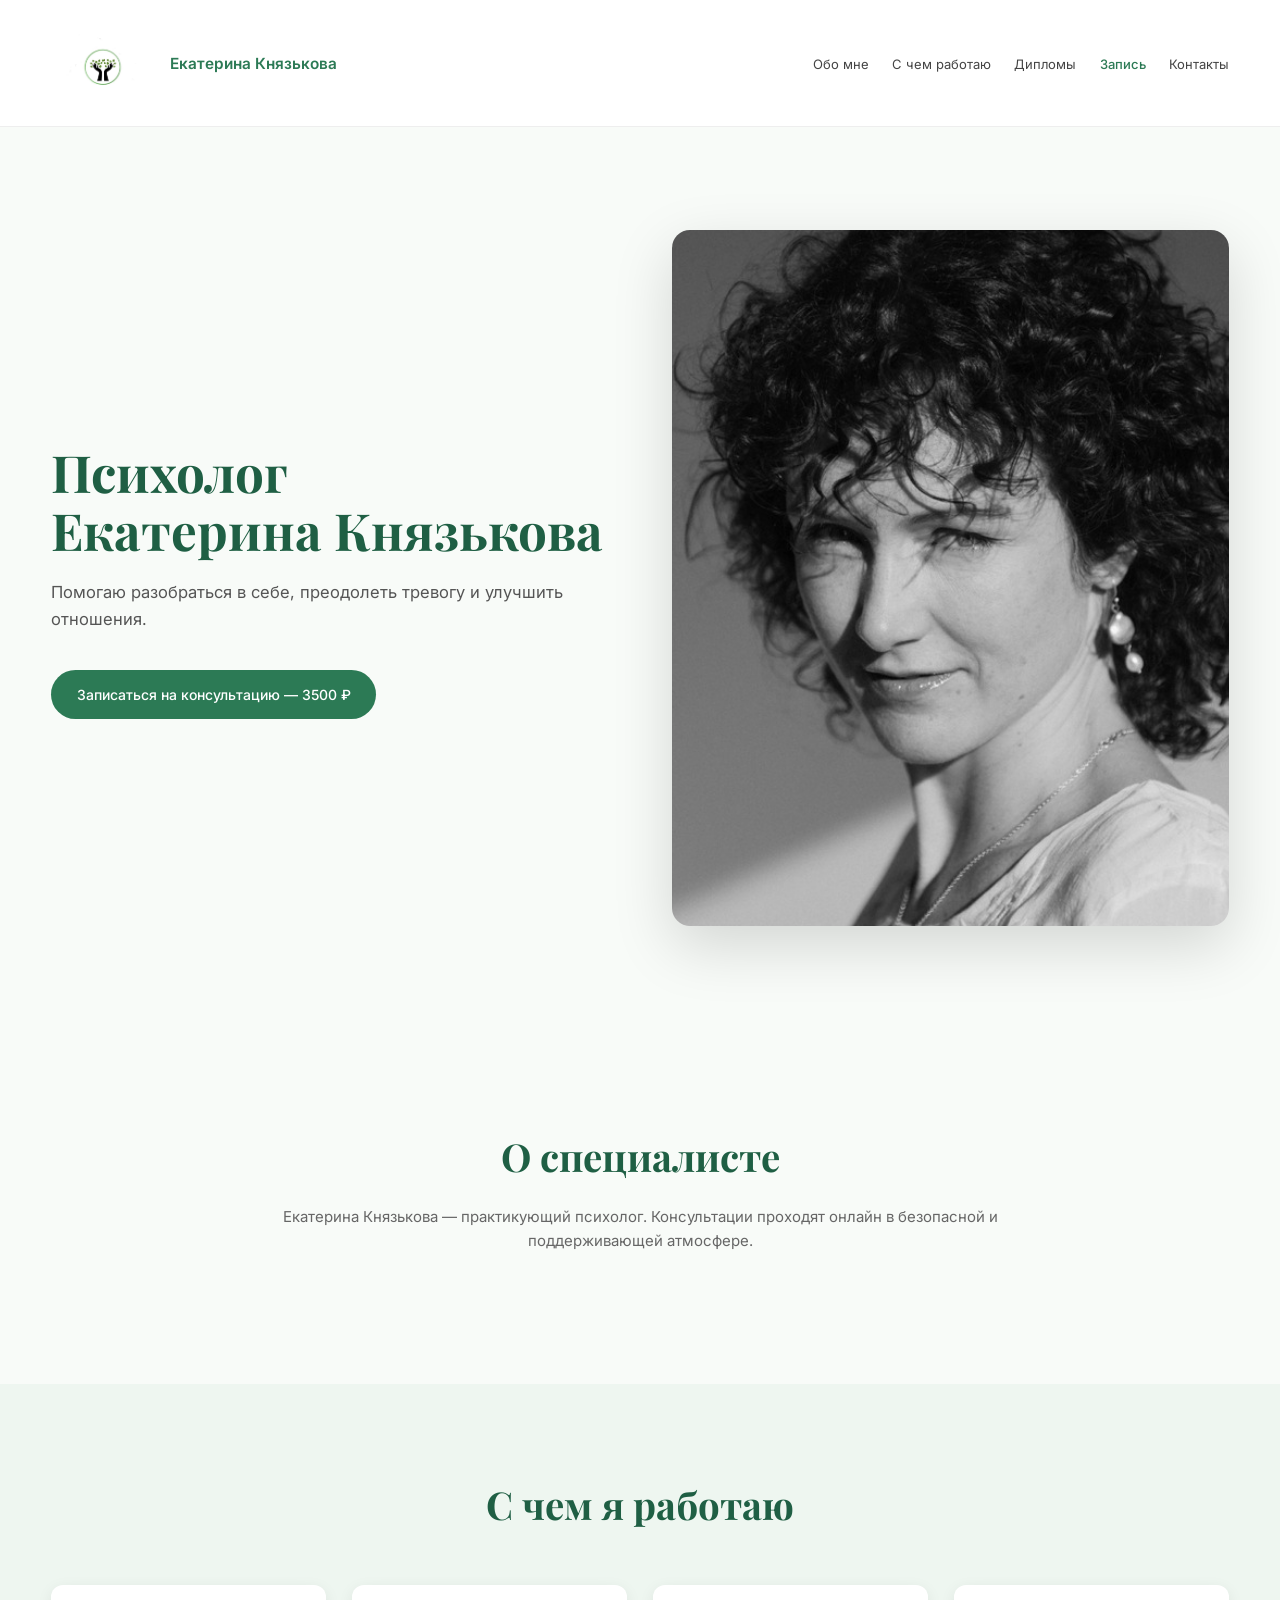
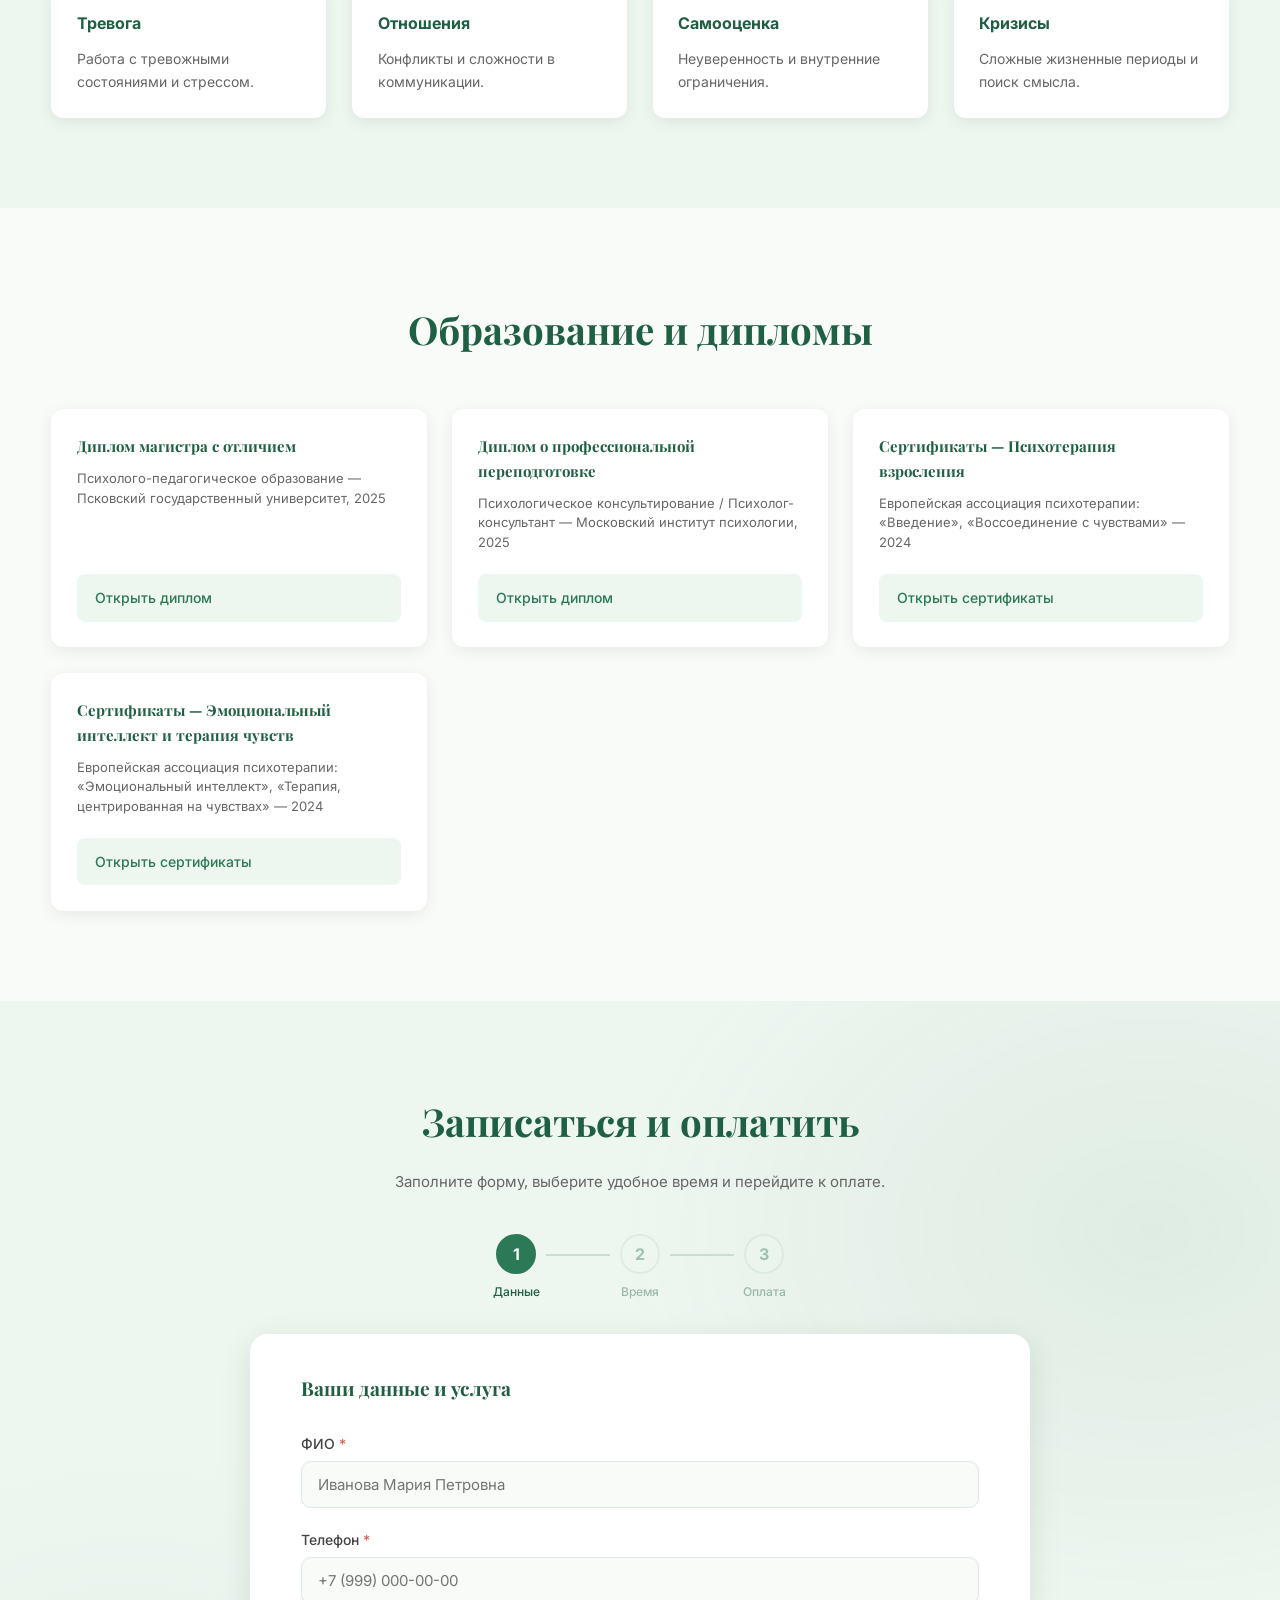
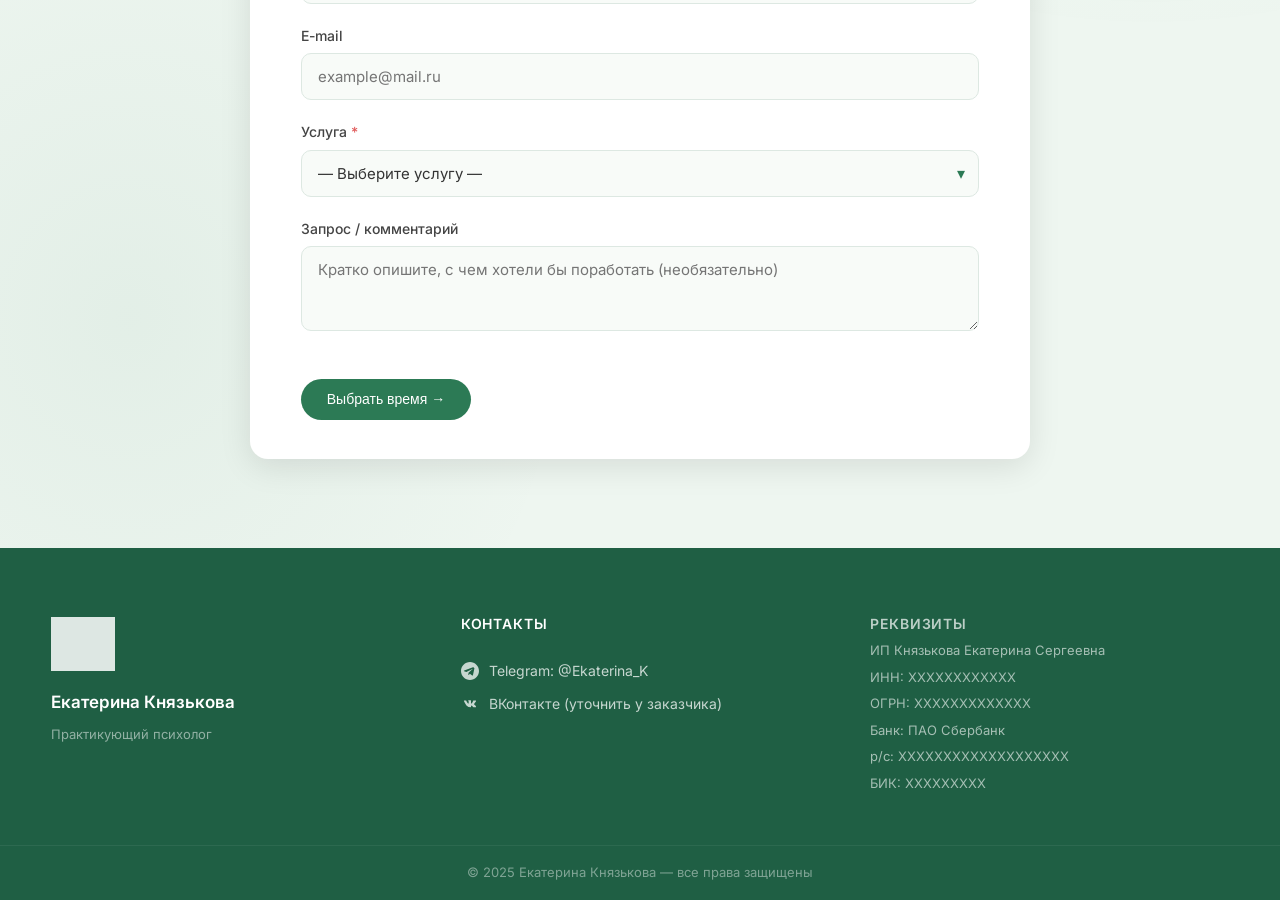
<file: knyazkova_site (14)/site/index.html>
<!DOCTYPE html>
<html lang="ru">
<head>
  <meta charset="UTF-8">
  <meta name="viewport" content="width=device-width, initial-scale=1.0">
  <title>Екатерина Князькова — психолог</title>
  <link rel="stylesheet" href="css/styles.css">
  <link rel="preconnect" href="https://fonts.googleapis.com">
  <link href="https://fonts.googleapis.com/css2?family=Playfair+Display:wght@500;700&family=Inter:wght@300;400;500&display=swap" rel="stylesheet">
</head>
<body>

<header class="header">
  <div class="container header-inner">
    <div class="logo">
      <img src="images/logo.png" alt="Логотип">
      <span>Екатерина Князькова</span>
    </div>
    <nav id="main-nav">
      <a href="#about">Обо мне</a>
      <a href="#help">С чем работаю</a>
      <a href="#education">Дипломы</a>
      <a href="#payment">Запись</a>
      <a href="#contacts">Контакты</a>
    </nav>
    <button class="burger" id="burger-btn" aria-label="Меню" aria-expanded="false">
      <span></span><span></span><span></span>
    </button>
  </div>
</header>

<div class="nav-overlay" id="nav-overlay"></div>

<section class="hero">
  <div class="container hero-grid">
    <div class="hero-text">
      <h1>Психолог<br>Екатерина Князькова</h1>
      <p class="subtitle">Помогаю разобраться в себе, преодолеть тревогу и улучшить отношения.</p>
      <a class="primary-btn" href="#payment">Записаться на консультацию — 3500 ₽</a>
    </div>
    <div class="hero-image">
      <img src="images/psychologist.jpg" alt="Екатерина Князькова">
    </div>
  </div>
</section>

<section id="about" class="section">
  <div class="container narrow">
    <h2>О специалисте</h2>
    <p>Екатерина Князькова — практикующий психолог. Консультации проходят онлайн в безопасной и поддерживающей атмосфере.</p>
  </div>
</section>

<section id="help" class="section section-soft">
  <div class="container">
    <h2>С чем я работаю</h2>
    <div class="cards">
      <div class="card">
        <h3>Тревога</h3>
        <p>Работа с тревожными состояниями и стрессом.</p>
      </div>
      <div class="card">
        <h3>Отношения</h3>
        <p>Конфликты и сложности в коммуникации.</p>
      </div>
      <div class="card">
        <h3>Самооценка</h3>
        <p>Неуверенность и внутренние ограничения.</p>
      </div>
      <div class="card">
        <h3>Кризисы</h3>
        <p>Сложные жизненные периоды и поиск смысла.</p>
      </div>
    </div>
  </div>
</section>

<section id="education" class="section">
  <div class="container">
    <h2>Образование и дипломы</h2>
    <div class="diplomas-grid">
      <div class="diploma-item">
        <h3 class="diploma-title">Диплом магистра с отличием</h3>
        <p class="diploma-sub">Психолого-педагогическое образование — Псковский государственный университет, 2025</p>
        <div class="diploma-thumb">
          <a class="diploma-link" href="images/diploma_1.pdf" target="_blank"><span>Открыть диплом</span></a>
        </div>
      </div>
      <div class="diploma-item">
        <h3 class="diploma-title">Диплом о профессиональной переподготовке</h3>
        <p class="diploma-sub">Психологическое консультирование / Психолог-консультант — Московский институт психологии, 2025</p>
        <div class="diploma-thumb">
          <a class="diploma-link" href="images/diploma_2.pdf" target="_blank"><span>Открыть диплом</span></a>
        </div>
      </div>
      <div class="diploma-item">
        <h3 class="diploma-title">Сертификаты — Психотерапия взросления</h3>
        <p class="diploma-sub">Европейская ассоциация психотерапии: «Введение», «Воссоединение с чувствами» — 2024</p>
        <div class="diploma-thumb">
          <a class="diploma-link" href="images/diploma_7.pdf" target="_blank"><span>Открыть сертификаты</span></a>
        </div>
      </div>
      <div class="diploma-item">
        <h3 class="diploma-title">Сертификаты — Эмоциональный интеллект и терапия чувств</h3>
        <p class="diploma-sub">Европейская ассоциация психотерапии: «Эмоциональный интеллект», «Терапия, центрированная на чувствах» — 2024</p>
        <div class="diploma-thumb">
          <a class="diploma-link" href="images/diploma_8.pdf" target="_blank"><span>Открыть сертификаты</span></a>
        </div>
      </div>
    </div>
  </div>
</section>

<section id="payment" class="section payment-section">
  <div class="container narrow">
    <h2>Записаться и оплатить</h2>
    <p>Заполните форму, выберите удобное время и перейдите к оплате.</p>

    <div class="booking-steps">
      <div class="step active" id="step-indicator-1">
        <span class="step-num">1</span>
        <span class="step-label">Данные</span>
      </div>
      <div class="step-line"></div>
      <div class="step" id="step-indicator-2">
        <span class="step-num">2</span>
        <span class="step-label">Время</span>
      </div>
      <div class="step-line"></div>
      <div class="step" id="step-indicator-3">
        <span class="step-num">3</span>
        <span class="step-label">Оплата</span>
      </div>
    </div>

    <div class="booking-card">

      <div class="booking-step" id="step-1">
        <h3 class="step-title">Ваши данные и услуга</h3>
        <div class="field-group">
          <label for="fio">ФИО <span class="req">*</span></label>
          <input type="text" id="fio" placeholder="Иванова Мария Петровна" autocomplete="name">
          <span class="field-error" id="fio-error">Введите ФИО (минимум имя и фамилия)</span>
        </div>
        <div class="field-group">
          <label for="phone">Телефон <span class="req">*</span></label>
          <input type="tel" id="phone" placeholder="+7 (999) 000-00-00" autocomplete="tel">
          <span class="field-error" id="phone-error">Введите корректный телефон</span>
        </div>
        <div class="field-group">
          <label for="email">E-mail</label>
          <input type="email" id="email" placeholder="example@mail.ru" autocomplete="email">
          <span class="field-error" id="email-error">Некорректный e-mail</span>
        </div>
        <div class="field-group">
          <label for="service">Услуга <span class="req">*</span></label>
          <div class="select-wrap">
            <select id="service">
              <option value="">— Выберите услугу —</option>
              <option value="consult" data-price="3500">Индивидуальная консультация — 3 500 ₽</option>
              <option value="consult-2" data-price="6500">Пакет 2 консультации — 6 500 ₽</option>
              <option value="consult-5" data-price="15000">Пакет 5 консультаций — 15 000 ₽</option>
              <option value="group" data-price="2500">Групповая сессия — 2 500 ₽</option>
            </select>
          </div>
          <span class="field-error" id="service-error">Выберите услугу</span>
        </div>
        <div class="field-group">
          <label for="request">Запрос / комментарий</label>
          <textarea id="request" rows="3" placeholder="Кратко опишите, с чем хотели бы поработать (необязательно)"></textarea>
        </div>
        <div class="step-actions">
          <button class="primary-btn" id="btn-step1">Выбрать время →</button>
        </div>
      </div>

      <div class="booking-step hidden" id="step-2">
        <h3 class="step-title">Выберите дату и время</h3>
        <div class="calendar-nav">
          <button class="cal-nav-btn" id="cal-prev">&#8249;</button>
          <span class="cal-month" id="cal-month-label"></span>
          <button class="cal-nav-btn" id="cal-next">&#8250;</button>
        </div>
        <div class="calendar-grid" id="calendar-grid"></div>
        <div class="time-slots-wrap" id="time-slots-wrap">
          <p class="slots-hint">Выберите дату выше, чтобы увидеть доступное время</p>
          <div class="time-slots" id="time-slots"></div>
        </div>
        <div class="selected-slot-info hidden" id="selected-slot-info">
          <span class="slot-icon"></span>
          <span id="selected-slot-text"></span>
        </div>
        <div class="step-actions">
          <button class="secondary-btn" id="btn-back1">← Назад</button>
          <button class="primary-btn" id="btn-step2" disabled>К оплате →</button>
        </div>
      </div>

      <div class="booking-step hidden" id="step-3">
        <h3 class="step-title">Подтверждение и оплата</h3>
        <div class="summary-block">
          <div class="summary-row"><span>Клиент:</span><strong id="sum-fio">—</strong></div>
          <div class="summary-row"><span>Телефон:</span><strong id="sum-phone">—</strong></div>
          <div class="summary-row"><span>Услуга:</span><strong id="sum-service">—</strong></div>
          <div class="summary-row"><span>Дата и время:</span><strong id="sum-slot">—</strong></div>
          <div class="summary-row total-row"><span>К оплате:</span><strong id="sum-price">—</strong></div>
        </div>
        <div class="payment-info">
          <div class="payment-row"><span>Получатель:</span><strong>ИП Князькова Екатерина Сергеевна</strong></div>
          <div class="payment-row"><span>ИНН:</span><strong>XXXXXXXXXXXX</strong></div>
          <div class="payment-row"><span>Расчётный счёт:</span><strong>XXXXXXXXXXXXXXXXXXX</strong></div>
          <div class="payment-row"><span>Платёжный сервис:</span><strong>ЮКасса (YooKassa)</strong></div>
          <div class="payment-row"><span>ID магазина:</span><strong>XXXXXXXX</strong></div>
        </div>
        <div class="payment-sber">
          <button class="yoo-btn" id="yoo-pay-btn">
            <svg width="22" height="22" viewBox="0 0 24 24" fill="none" xmlns="http://www.w3.org/2000/svg">
              <circle cx="12" cy="12" r="12" fill="white" fill-opacity="0.2"/>
              <path d="M12 5.5C8.41 5.5 5.5 8.41 5.5 12S8.41 18.5 12 18.5 18.5 15.59 18.5 12 15.59 5.5 12 5.5zm0 11a4.5 4.5 0 110-9 4.5 4.5 0 010 9z" fill="white"/>
              <circle cx="12" cy="12" r="2.5" fill="white"/>
            </svg>
            Оплатить через ЮКассу
          </button>
          <p class="payment-note">После нажатия вы будете перенаправлены на защищённую страницу оплаты ЮКассы.<br><em>(Интеграция в процессе подключения)</em></p>
        </div>
        <div class="step-actions">
          <button class="secondary-btn" id="btn-back2">← Назад</button>
        </div>
      </div>

    </div>
  </div>
</section>

<div class="modal-overlay hidden" id="success-modal">
  <div class="modal">
    <div class="modal-icon"></div>
    <h3>Запись оформлена!</h3>
    <p id="success-text">Ждём вас на консультации. Подтверждение придёт в Telegram.</p>
    <button class="primary-btn" id="modal-close">Отлично!</button>
  </div>
</div>

<footer id="contacts">
  <div class="container footer-inner">
    <div class="footer-brand">
      <img src="images/logo.png" alt="Логотип" class="footer-logo">
      <span class="footer-name">Екатерина Князькова</span>
      <span class="footer-tagline">Практикующий психолог</span>
    </div>
    <div class="footer-contacts">
      <p class="footer-section-title">Контакты</p>
      <a href="https://t.me/Ekaterina_K" target="_blank" class="footer-link footer-link-tg">
        <svg width="18" height="18" viewBox="0 0 24 24" fill="currentColor"><path d="M12 0C5.373 0 0 5.373 0 12s5.373 12 12 12 12-5.373 12-12S18.627 0 12 0zm5.894 8.221-1.97 9.28c-.145.658-.537.818-1.084.508l-3-2.21-1.447 1.394c-.16.16-.295.295-.605.295l.213-3.053 5.56-5.023c.242-.213-.054-.333-.373-.12L7.16 13.37l-2.956-.924c-.643-.204-.657-.643.136-.953l11.57-4.461c.537-.194 1.006.131.984.189z"/></svg>
        Telegram: @Ekaterina_K
      </a>
      <a href="https://vk.com/" target="_blank" class="footer-link footer-link-vk">
        <svg width="18" height="18" viewBox="0 0 24 24" fill="currentColor"><path d="M12.785 16.241s.288-.032.436-.194c.136-.148.132-.427.132-.427s-.02-1.304.585-1.496c.596-.19 1.365 1.26 2.179 1.818.614.418 1.08.326 1.08.326l2.17-.03s1.134-.07.596-1.043c-.044-.073-.314-.66-1.616-1.865-1.364-1.261-1.18-1.057.46-3.238.998-1.329 1.397-2.142 1.272-2.49-.12-.332-.854-.244-.854-.244l-2.44.015s-.181-.025-.315.056c-.132.08-.217.267-.217.267s-.387 1.04-.903 1.925c-1.088 1.87-1.524 1.97-1.703 1.853-.414-.268-.31-1.075-.31-1.648 0-1.793.27-2.54-.527-2.733-.265-.064-.46-.107-1.138-.114-.871-.009-1.608.003-2.025.208-.278.135-.492.437-.361.454.161.022.526.1.72.367.25.344.241 1.116.241 1.116s.144 2.112-.336 2.372c-.33.178-.782-.185-1.753-1.848-.497-.86-.873-1.812-.873-1.812s-.072-.18-.202-.277c-.156-.115-.373-.152-.373-.152l-2.318.015s-.348.01-.475.162c-.113.136-.009.417-.009.417s1.814 4.256 3.871 6.4c1.885 1.967 4.023 1.838 4.023 1.838h.97z"/></svg>
        ВКонтакте (уточнить у заказчика)
      </a>
    </div>
    <div class="footer-requisites">
      <p class="footer-section-title">Реквизиты</p>
      <p>ИП Князькова Екатерина Сергеевна</p>
      <p>ИНН: XXXXXXXXXXXX</p>
      <p>ОГРН: XXXXXXXXXXXXX</p>
      <p>Банк: ПАО Сбербанк</p>
      <p>р/с: XXXXXXXXXXXXXXXXXXX</p>
      <p>БИК: XXXXXXXXX</p>
    </div>
  </div>
  <div class="footer-bottom">
    <div class="container">© 2025 Екатерина Князькова — все права защищены</div>
  </div>
</footer>

<script src="js/main.js"></script>
</body>
</html>
</file>
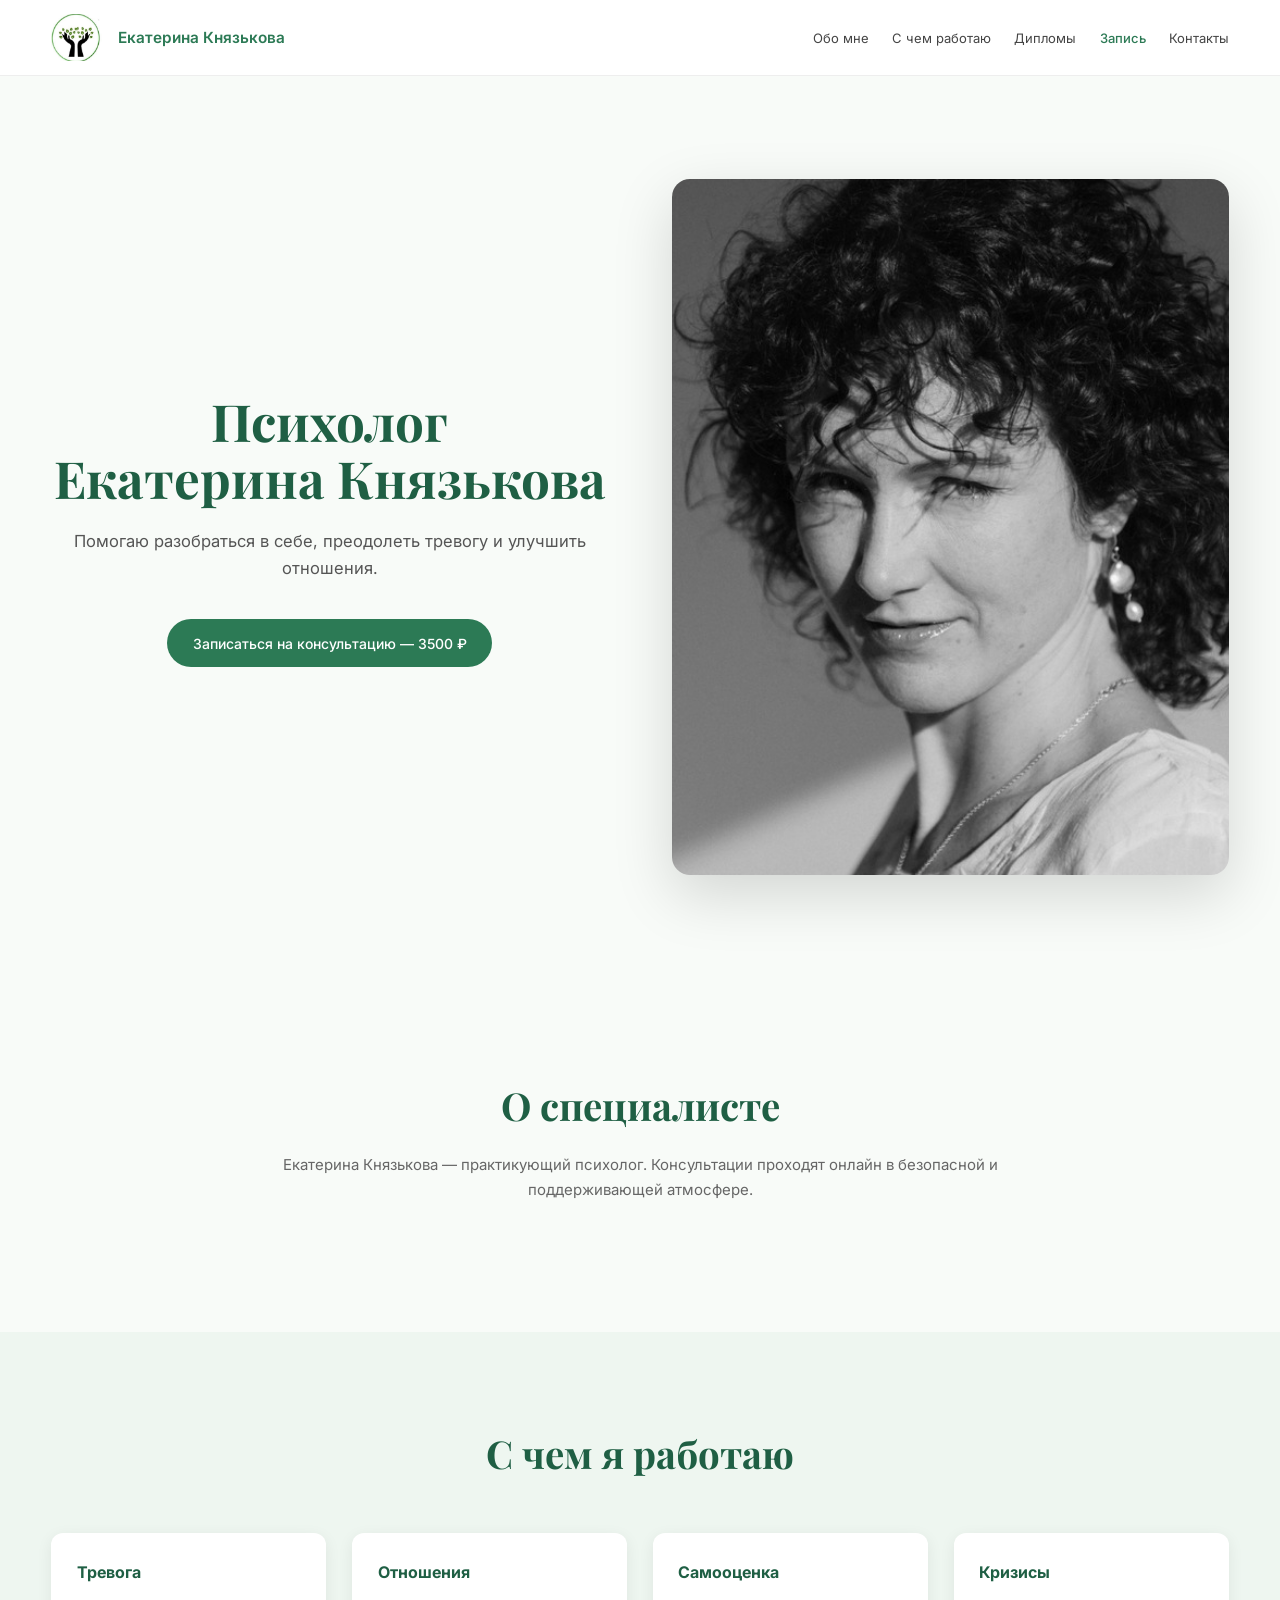
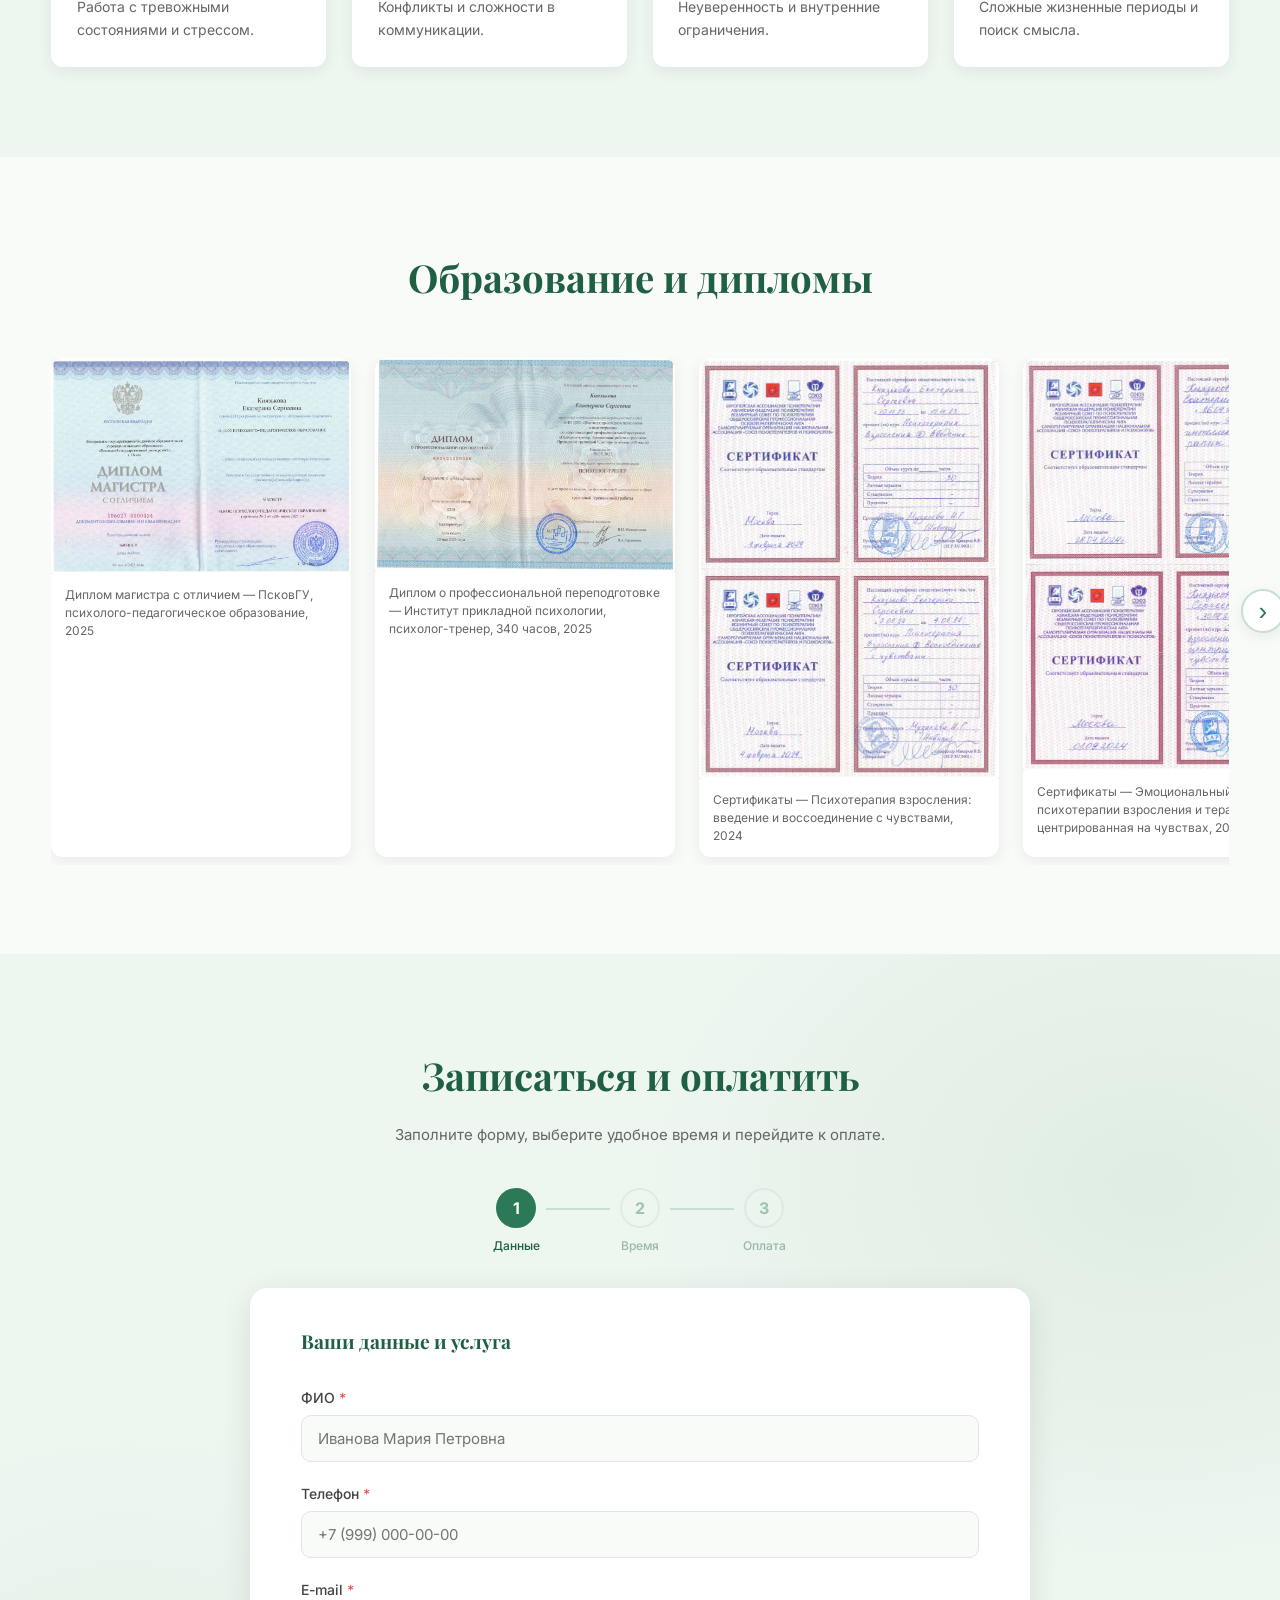
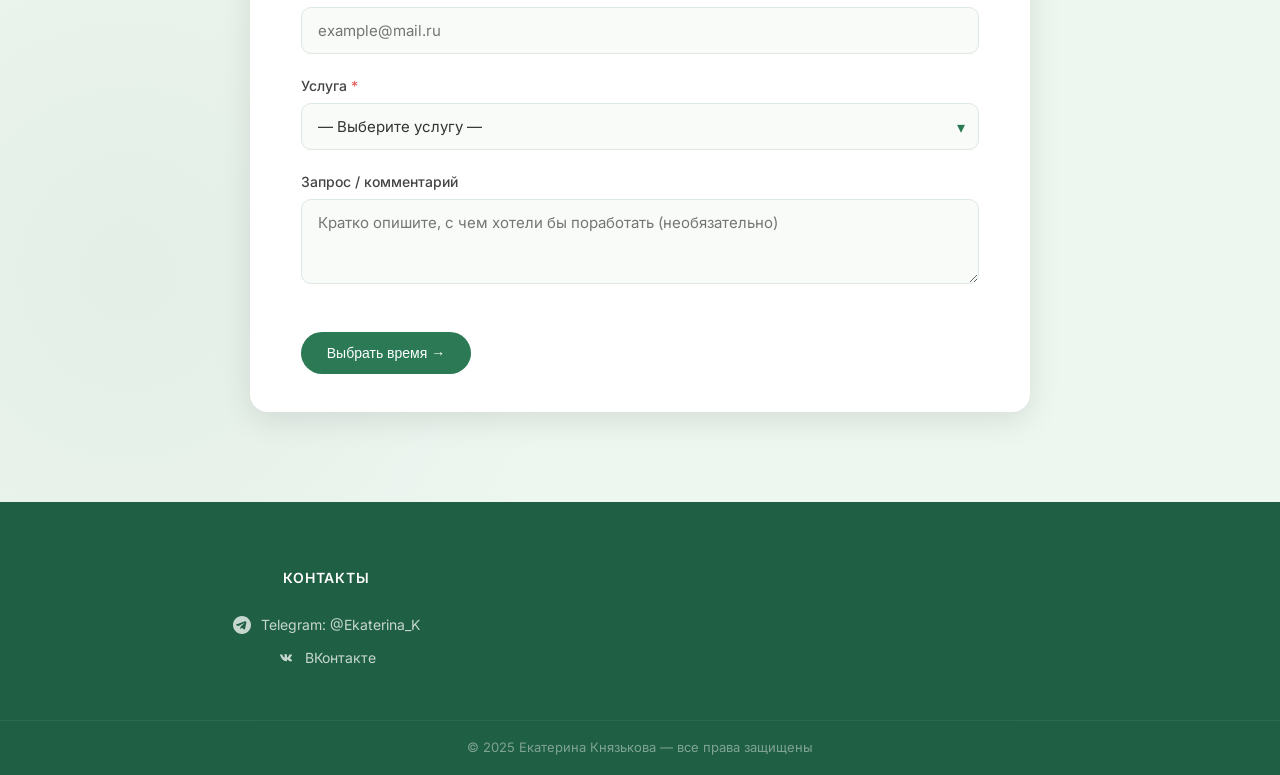
<file: site/site/index.html>
<!DOCTYPE html>
<html lang="ru">
<head>
  <meta charset="UTF-8">
  <meta name="viewport" content="width=device-width, initial-scale=1.0">
  <title>Екатерина Князькова — психолог</title>
  <link rel="stylesheet" href="css/styles.css">
  <link rel="preconnect" href="https://fonts.googleapis.com">
  <link href="https://fonts.googleapis.com/css2?family=Playfair+Display:wght@500;700&family=Inter:wght@300;400;500&display=swap" rel="stylesheet">
</head>
<body>

<header class="header">
  <div class="container header-inner">
    <div class="logo">
      <img src="images/logo.png" alt="Логотип">
      <span>Екатерина Князькова</span>
    </div>
    <nav id="main-nav">
      <a href="#about">Обо мне</a>
      <a href="#help">С чем работаю</a>
      <a href="#education">Дипломы</a>
      <a href="#payment">Запись</a>
      <a href="#contacts">Контакты</a>
    </nav>
    <button class="burger" id="burger-btn" aria-label="Меню" aria-expanded="false">
      <span></span><span></span><span></span>
    </button>
  </div>
</header>

<div class="nav-overlay" id="nav-overlay"></div>

<section class="hero">
  <div class="container hero-grid">
    <div class="hero-text">
      <h1>Психолог<br>Екатерина Князькова</h1>
      <p class="subtitle">Помогаю разобраться в себе, преодолеть тревогу и улучшить отношения.</p>
      <a class="primary-btn" href="#payment">Записаться на консультацию — 3500 ₽</a>
    </div>
    <div class="hero-image">
      <img src="images/psychologist.jpg" alt="Екатерина Князькова">
    </div>
  </div>
</section>

<section id="about" class="section">
  <div class="container narrow">
    <h2>О специалисте</h2>
    <p>Екатерина Князькова — практикующий психолог. Консультации проходят онлайн в безопасной и поддерживающей атмосфере.</p>
  </div>
</section>

<section id="help" class="section section-soft">
  <div class="container">
    <h2>С чем я работаю</h2>
    <div class="cards">
      <div class="card">
        <h3>Тревога</h3>
        <p>Работа с тревожными состояниями и стрессом.</p>
      </div>
      <div class="card">
        <h3>Отношения</h3>
        <p>Конфликты и сложности в коммуникации.</p>
      </div>
      <div class="card">
        <h3>Самооценка</h3>
        <p>Неуверенность и внутренние ограничения.</p>
      </div>
      <div class="card">
        <h3>Кризисы</h3>
        <p>Сложные жизненные периоды и поиск смысла.</p>
      </div>
    </div>
  </div>
</section>

<section id="education" class="section">
  <div class="container">
    <h2>Образование и дипломы</h2>
    <div class="diplomas-scroll-wrap">
      <div class="diplomas-scroll" id="diplomas-scroll"></div>
      <button class="diploma-nav diploma-prev" id="diploma-prev" aria-label="Назад">&#8249;</button>
      <button class="diploma-nav diploma-next" id="diploma-next" aria-label="Вперёд">&#8250;</button>
    </div>
  </div>
</section>

<!-- Лайтбокс для дипломов -->
<div class="diploma-lightbox hidden" id="diploma-lightbox">
  <button class="lb-close" id="lb-close" aria-label="Закрыть">&#10005;</button>
  <button class="lb-nav lb-prev" id="lb-prev" aria-label="Предыдущий">&#8249;</button>
  <button class="lb-nav lb-next" id="lb-next" aria-label="Следующий">&#8250;</button>
  <div class="lb-canvas-wrap" id="lb-canvas-wrap">
    
  </div>
  <p class="lb-title" id="lb-title"></p>
</div>

<section id="payment" class="section payment-section">
  <div class="container narrow">
    <h2>Записаться и оплатить</h2>
    <p>Заполните форму, выберите удобное время и перейдите к оплате.</p>

    <div class="booking-steps">
      <div class="step active" id="step-indicator-1">
        <span class="step-num">1</span>
        <span class="step-label">Данные</span>
      </div>
      <div class="step-line"></div>
      <div class="step" id="step-indicator-2">
        <span class="step-num">2</span>
        <span class="step-label">Время</span>
      </div>
      <div class="step-line"></div>
      <div class="step" id="step-indicator-3">
        <span class="step-num">3</span>
        <span class="step-label">Оплата</span>
      </div>
    </div>

    <div class="booking-card">

      <div class="booking-step" id="step-1">
        <h3 class="step-title">Ваши данные и услуга</h3>
        <div class="field-group">
          <label for="fio">ФИО <span class="req">*</span></label>
          <input type="text" id="fio" placeholder="Иванова Мария Петровна" autocomplete="name">
          <span class="field-error" id="fio-error">Введите ФИО (минимум имя и фамилия)</span>
        </div>
        <div class="field-group">
          <label for="phone">Телефон <span class="req">*</span></label>
          <input type="tel" id="phone" placeholder="+7 (999) 000-00-00" autocomplete="tel">
          <span class="field-error" id="phone-error">Введите корректный телефон</span>
        </div>
        <div class="field-group">
          <label for="email">E-mail <span class="req">*</span></label>
          <input type="email" id="email" placeholder="example@mail.ru" autocomplete="email">
          <span class="field-error" id="email-error">Введите корректный e-mail</span>
        </div>
        <div class="field-group">
          <label for="service">Услуга <span class="req">*</span></label>
          <div class="select-wrap">
            <select id="service">
              <option value="">— Выберите услугу —</option>
              <option value="consult" data-price="3500">Индивидуальная консультация — 3 500 ₽</option>
              <option value="consult-2" data-price="6500">Пакет 2 консультации — 6 500 ₽</option>
              <option value="consult-5" data-price="15000">Пакет 5 консультаций — 15 000 ₽</option>
              <option value="group" data-price="2500">Групповая сессия — 2 500 ₽</option>
            </select>
          </div>
          <span class="field-error" id="service-error">Выберите услугу</span>
        </div>
        <div class="field-group">
          <label for="request">Запрос / комментарий</label>
          <textarea id="request" rows="3" placeholder="Кратко опишите, с чем хотели бы поработать (необязательно)"></textarea>
        </div>
        <div class="step-actions">
          <button class="primary-btn" id="btn-step1">Выбрать время →</button>
        </div>
      </div>

      <div class="booking-step hidden" id="step-2">
        <h3 class="step-title">Выберите дату и время</h3>
        <div class="calendar-nav">
          <button class="cal-nav-btn" id="cal-prev">&#8249;</button>
          <span class="cal-month" id="cal-month-label"></span>
          <button class="cal-nav-btn" id="cal-next">&#8250;</button>
        </div>
        <div class="calendar-grid" id="calendar-grid"></div>
        <div class="time-slots-wrap" id="time-slots-wrap">
          <p class="slots-hint">Выберите дату выше, чтобы увидеть доступное время</p>
          <div class="time-slots" id="time-slots"></div>
        </div>
        <div class="selected-slot-info hidden" id="selected-slot-info">
          <span class="slot-icon"></span>
          <span id="selected-slot-text"></span>
        </div>
        <div class="step-actions">
          <button class="secondary-btn" id="btn-back1">← Назад</button>
          <button class="primary-btn" id="btn-step2" disabled>К оплате →</button>
        </div>
      </div>

      <div class="booking-step hidden" id="step-3">
        <h3 class="step-title">Подтверждение и оплата</h3>
        <div class="summary-block">
          <div class="summary-row"><span>Клиент:</span><strong id="sum-fio">—</strong></div>
          <div class="summary-row"><span>Телефон:</span><strong id="sum-phone">—</strong></div>
          <div class="summary-row"><span>Услуга:</span><strong id="sum-service">—</strong></div>
          <div class="summary-row"><span>Дата и время:</span><strong id="sum-slot">—</strong></div>
          <div class="summary-row total-row"><span>К оплате:</span><strong id="sum-price">—</strong></div>
        </div>
        <div class="payment-info">
          <div class="payment-row"><span>Получатель:</span><strong>ИП Князькова Екатерина Сергеевна</strong></div>
          <div class="payment-row"><span>ИНН:</span><strong>XXXXXXXXXXXX</strong></div>
          <div class="payment-row"><span>Расчётный счёт:</span><strong>XXXXXXXXXXXXXXXXXXX</strong></div>
          <div class="payment-row"><span>Платёжный сервис:</span><strong>ЮКасса (YooKassa)</strong></div>
          <div class="payment-row"><span>ID магазина:</span><strong>XXXXXXXX</strong></div>
        </div>
        <div class="payment-sber">
          <button class="yoo-btn" id="yoo-pay-btn">
            <svg width="22" height="22" viewBox="0 0 24 24" fill="none" xmlns="http://www.w3.org/2000/svg">
              <circle cx="12" cy="12" r="12" fill="white" fill-opacity="0.2"/>
              <path d="M12 5.5C8.41 5.5 5.5 8.41 5.5 12S8.41 18.5 12 18.5 18.5 15.59 18.5 12 15.59 5.5 12 5.5zm0 11a4.5 4.5 0 110-9 4.5 4.5 0 010 9z" fill="white"/>
              <circle cx="12" cy="12" r="2.5" fill="white"/>
            </svg>
            Оплатить через ЮКассу
          </button>
          <p class="payment-note">После нажатия вы будете перенаправлены на защищённую страницу оплаты ЮКассы.<br><em>(Интеграция в процессе подключения)</em></p>
        </div>
        <div class="step-actions">
          <button class="secondary-btn" id="btn-back2">← Назад</button>
        </div>
      </div>

    </div>
  </div>
</section>

<div class="modal-overlay hidden" id="success-modal">
  <div class="modal">
    <div class="modal-icon"></div>
    <h3>Запись оформлена!</h3>
    <p id="success-text">Ждём вас на консультации. Подтверждение придёт в Telegram.</p>
    <button class="primary-btn" id="modal-close">Отлично!</button>
  </div>
</div>

<footer id="contacts">
  <div class="container footer-inner">
    <div class="footer-contacts">
      <p class="footer-section-title">Контакты</p>
      <a href="https://t.me/Ekaterina_K" target="_blank" class="footer-link footer-link-tg">
        <svg width="18" height="18" viewBox="0 0 24 24" fill="currentColor"><path d="M12 0C5.373 0 0 5.373 0 12s5.373 12 12 12 12-5.373 12-12S18.627 0 12 0zm5.894 8.221-1.97 9.28c-.145.658-.537.818-1.084.508l-3-2.21-1.447 1.394c-.16.16-.295.295-.605.295l.213-3.053 5.56-5.023c.242-.213-.054-.333-.373-.12L7.16 13.37l-2.956-.924c-.643-.204-.657-.643.136-.953l11.57-4.461c.537-.194 1.006.131.984.189z"/></svg>
        Telegram: @Ekaterina_K
      </a>
      <a href="https://vk.com/" target="_blank" class="footer-link footer-link-vk">
        <svg width="18" height="18" viewBox="0 0 24 24" fill="currentColor"><path d="M12.785 16.241s.288-.032.436-.194c.136-.148.132-.427.132-.427s-.02-1.304.585-1.496c.596-.19 1.365 1.26 2.179 1.818.614.418 1.08.326 1.08.326l2.17-.03s1.134-.07.596-1.043c-.044-.073-.314-.66-1.616-1.865-1.364-1.261-1.18-1.057.46-3.238.998-1.329 1.397-2.142 1.272-2.49-.12-.332-.854-.244-.854-.244l-2.44.015s-.181-.025-.315.056c-.132.08-.217.267-.217.267s-.387 1.04-.903 1.925c-1.088 1.87-1.524 1.97-1.703 1.853-.414-.268-.31-1.075-.31-1.648 0-1.793.27-2.54-.527-2.733-.265-.064-.46-.107-1.138-.114-.871-.009-1.608.003-2.025.208-.278.135-.492.437-.361.454.161.022.526.1.72.367.25.344.241 1.116.241 1.116s.144 2.112-.336 2.372c-.33.178-.782-.185-1.753-1.848-.497-.86-.873-1.812-.873-1.812s-.072-.18-.202-.277c-.156-.115-.373-.152-.373-.152l-2.318.015s-.348.01-.475.162c-.113.136-.009.417-.009.417s1.814 4.256 3.871 6.4c1.885 1.967 4.023 1.838 4.023 1.838h.97z"/></svg>
        ВКонтакте
      </a>
    </div>
  </div>
  <div class="footer-bottom">
    <div class="container">© 2025 Екатерина Князькова — все права защищены</div>
  </div>
</footer>

<script src="js/main.js"></script>
</body>
</html>
</file>
<file: knyazkova_site (14)/site/css/styles.css>
*, *::before, *::after { box-sizing: border-box; }

:root {
  --green-dark:   #1f5f44;
  --green-mid:    #2c7a55;
  --green-light:  #eef6f0;
  --green-border: #c5e0d0;
  --green-hover:  #d6eddf;
  --text:         #333;
  --text-muted:   #666;
  --bg:           #f8fbf8;
  --white:        #ffffff;
  --shadow-sm:    0 4px 16px rgba(0,0,0,0.07);
  --shadow-md:    0 8px 32px rgba(0,0,0,0.10);
  --shadow-lg:    0 20px 60px rgba(0,0,0,0.15);
  --radius-sm:    8px;
  --radius-md:    12px;
  --radius-lg:    18px;
  --radius-pill:  30px;
}

html { font-size: 16px; }

body {
  font-family: Inter, sans-serif;
  background: var(--bg);
  margin: 0;
  color: var(--text);
  line-height: 1.65;
  -webkit-font-smoothing: antialiased;
}

.container {
  width: min(92%, 1280px);
  margin: auto;
}

.narrow {
  width: min(92%, 780px);
  margin: auto;
}

.header {
  background: var(--white);
  border-bottom: 1px solid #eee;
  position: sticky;
  top: 0;
  z-index: 100;
}

.header-inner {
  display: flex;
  justify-content: space-between;
  align-items: center;
  padding: 12px 0;
}

.logo {
  display: flex;
  align-items: center;
  gap: 16px;
  color: var(--green-mid);
  font-weight: 600;
  font-size: clamp(15px, 1.2vw, 19px);
  text-decoration: none;
}

.logo img {
  width: clamp(80px, 8vw, 130px);
  height: clamp(80px, 8vw, 130px);
  object-fit: contain;
}

nav a {
  margin-left: clamp(14px, 1.5vw, 28px);
  text-decoration: none;
  color: #444;
  font-size: clamp(13px, 1vw, 16px);
  transition: color 0.2s;
}

nav a:hover,
nav a.active { color: var(--green-mid); font-weight: 500; }

.hero { padding: clamp(60px, 8vw, 120px) 0; }

.hero-grid {
  display: grid;
  grid-template-columns: 1fr 1fr;
  gap: clamp(40px, 5vw, 80px);
  align-items: center;
}

.hero-text h1 {
  font-family: 'Playfair Display', serif;
  font-size: clamp(36px, 4vw, 62px);
  color: var(--green-dark);
  margin: 0 0 20px;
  line-height: 1.12;
}

.subtitle {
  margin: 0 0 36px;
  font-size: clamp(16px, 1.3vw, 20px);
  color: #555;
}

.hero-image img {
  width: 100%;
  border-radius: var(--radius-lg);
  box-shadow: var(--shadow-lg);
  object-fit: cover;
  aspect-ratio: 4/5;
}

.primary-btn {
  display: inline-block;
  padding: clamp(12px, 1vw, 16px) clamp(24px, 2vw, 36px);
  background: var(--green-mid);
  color: var(--white);
  border-radius: var(--radius-pill);
  text-decoration: none;
  font-weight: 500;
  font-size: clamp(14px, 1vw, 16px);
  border: none;
  cursor: pointer;
  transition: background 0.2s, transform 0.15s;
}

.primary-btn:hover { background: var(--green-dark); transform: translateY(-1px); }
.primary-btn:disabled { background: #b0ccbc; cursor: not-allowed; transform: none; }

.secondary-btn {
  padding: clamp(11px, 1vw, 14px) clamp(20px, 1.5vw, 28px);
  background: var(--green-light);
  color: var(--green-mid);
  border: none;
  border-radius: var(--radius-pill);
  font-size: clamp(14px, 1vw, 16px);
  font-weight: 500;
  cursor: pointer;
  transition: background 0.2s;
}

.secondary-btn:hover { background: var(--green-hover); }

.section {
  padding: clamp(60px, 7vw, 110px) 0;
  text-align: center;
}

.section-soft { background: var(--green-light); }

.section h2 {
  font-family: 'Playfair Display', serif;
  color: var(--green-dark);
  font-size: clamp(26px, 3vw, 44px);
  margin: 0 0 16px;
}

.section > .container > p,
.section > .narrow > p {
  font-size: clamp(15px, 1.1vw, 18px);
  color: var(--text-muted);
  margin: 0 0 40px;
}

.cards {
  display: grid;
  grid-template-columns: repeat(auto-fit, minmax(220px, 1fr));
  gap: clamp(16px, 2vw, 28px);
  margin-top: 48px;
  text-align: left;
}

.card {
  background: var(--white);
  padding: clamp(20px, 2vw, 32px);
  border-radius: var(--radius-md);
  box-shadow: var(--shadow-sm);
  transition: transform 0.2s, box-shadow 0.2s;
}

.card:hover { transform: translateY(-4px); box-shadow: var(--shadow-md); }


.card h3 {
  color: var(--green-dark);
  margin: 0 0 10px;
  font-size: clamp(16px, 1.2vw, 19px);
}

.card p { color: var(--text-muted); font-size: clamp(14px, 1vw, 16px); margin: 0; }

.diplomas-grid {
  display: grid;
  grid-template-columns: repeat(auto-fit, minmax(300px, 1fr));
  gap: clamp(16px, 2vw, 28px);
  margin-top: 48px;
  text-align: left;
}

.diploma-item {
  background: var(--white);
  border-radius: var(--radius-md);
  padding: clamp(20px, 2vw, 28px);
  box-shadow: var(--shadow-sm);
  display: flex;
  flex-direction: column;
  gap: 10px;
}

.diploma-title {
  font-family: 'Playfair Display', serif;
  color: var(--green-dark);
  font-size: clamp(15px, 1.1vw, 18px);
  margin: 0;
}

.diploma-sub { color: var(--text-muted); font-size: 13px; margin: 0; line-height: 1.5; }
.diploma-thumb { margin-top: auto; padding-top: 12px; }

.diploma-link {
  display: flex;
  align-items: center;
  gap: 10px;
  padding: 12px 18px;
  background: var(--green-light);
  border-radius: var(--radius-sm);
  text-decoration: none;
  color: var(--green-mid);
  font-size: 14px;
  font-weight: 500;
  transition: background 0.2s;
}

.diploma-link:hover { background: var(--green-hover); }
.diploma-icon { font-size: 22px; }

.payment-section {
  background: var(--green-light);
  position: relative;
  overflow: hidden;
}

.payment-section::before {
  content: '';
  position: absolute;
  inset: 0;
  background:
    radial-gradient(ellipse 60% 50% at 90% 20%, rgba(44,122,85,0.08) 0%, transparent 70%),
    radial-gradient(ellipse 50% 60% at 10% 80%, rgba(44,122,85,0.06) 0%, transparent 70%);
  pointer-events: none;
}

.payment-section .narrow {
  position: relative;
  z-index: 1;
}

.booking-steps {
  display: flex;
  align-items: flex-start;
  justify-content: center;
  margin: 36px auto 32px;
  max-width: 340px;
}

.step {
  display: flex;
  flex-direction: column;
  align-items: center;
  gap: 8px;
  opacity: 0.4;
  transition: opacity 0.3s;
  min-width: 60px;
}

.step.active { opacity: 1; }
.step.done   { opacity: 0.75; }

.step-num {
  width: 40px;
  height: 40px;
  border-radius: 50%;
  background: var(--green-light);
  color: var(--green-mid);
  font-weight: 700;
  font-size: 16px;
  display: flex;
  align-items: center;
  justify-content: center;
  border: 2px solid var(--green-border);
  transition: background 0.3s, border-color 0.3s, color 0.3s;
  flex-shrink: 0;
}

.step.active .step-num { background: var(--green-mid); color: var(--white); border-color: var(--green-mid); }
.step.done .step-num   { background: var(--green-hover); border-color: var(--green-mid); }

.step-label {
  font-size: 12px;
  color: var(--green-dark);
  font-weight: 500;
  white-space: nowrap;
}

.step-line {
  flex: 1;
  height: 2px;
  background: var(--green-border);
  margin: 20px 0 0;
  min-width: 32px;
  max-width: 64px;
}

.booking-card {
  background: var(--white);
  border-radius: var(--radius-lg);
  padding: clamp(24px, 3vw, 48px) clamp(24px, 4vw, 52px);
  box-shadow: var(--shadow-md);
  text-align: left;
}

.booking-step { display: flex; flex-direction: column; }
.booking-step.hidden { display: none; }

.step-title {
  font-family: 'Playfair Display', serif;
  color: var(--green-dark);
  font-size: clamp(18px, 1.5vw, 22px);
  margin: 0 0 28px;
}

.field-group { display: flex; flex-direction: column; gap: 6px; margin-bottom: 20px; }

.field-group label { font-size: 14px; font-weight: 500; color: #444; }
.req { color: #e05a5a; }

.field-group input,
.field-group textarea {
  padding: 13px 16px;
  border: 1.5px solid #dde8e2;
  border-radius: 10px;
  font-size: 15px;
  font-family: Inter, sans-serif;
  color: var(--text);
  background: var(--bg);
  transition: border-color 0.2s, box-shadow 0.2s;
  outline: none;
  resize: vertical;
}

.field-group input:focus,
.field-group textarea:focus {
  border-color: var(--green-mid);
  box-shadow: 0 0 0 3px rgba(44,122,85,0.12);
  background: var(--white);
}

.field-group input.error,
.field-group textarea.error { border-color: #e05a5a; }

.field-error { font-size: 12px; color: #e05a5a; display: none; }
.field-error.visible { display: block; }

.select-wrap { position: relative; }

.select-wrap::after {
  content: '▾';
  position: absolute;
  right: 14px;
  top: 50%;
  transform: translateY(-50%);
  color: var(--green-mid);
  pointer-events: none;
  font-size: 16px;
}

.select-wrap select {
  width: 100%;
  padding: 13px 44px 13px 16px;
  border: 1.5px solid #dde8e2;
  border-radius: 10px;
  font-size: 15px;
  font-family: Inter, sans-serif;
  color: var(--text);
  background: var(--bg);
  appearance: none;
  cursor: pointer;
  outline: none;
  transition: border-color 0.2s, box-shadow 0.2s;
}

.select-wrap select:focus {
  border-color: var(--green-mid);
  box-shadow: 0 0 0 3px rgba(44,122,85,0.12);
  background: var(--white);
}

.select-wrap select.error { border-color: #e05a5a; }

.calendar-nav {
  display: flex;
  align-items: center;
  justify-content: space-between;
  margin-bottom: 20px;
}

.cal-month {
  font-weight: 600;
  font-size: 17px;
  color: var(--green-dark);
  text-transform: capitalize;
}

.cal-nav-btn {
  background: var(--green-light);
  border: none;
  border-radius: var(--radius-sm);
  width: 40px;
  height: 40px;
  font-size: 24px;
  color: var(--green-mid);
  cursor: pointer;
  transition: background 0.2s;
  line-height: 1;
  display: flex;
  align-items: center;
  justify-content: center;
}

.cal-nav-btn:hover { background: var(--green-hover); }

.calendar-grid {
  display: grid;
  grid-template-columns: repeat(7, 1fr);
  gap: 6px;
  margin-bottom: 24px;
}

.cal-day-name {
  text-align: center;
  font-size: 11px;
  font-weight: 600;
  color: #aaa;
  padding: 4px 0 8px;
  text-transform: uppercase;
}

.cal-day {
  aspect-ratio: 1;
  display: flex;
  align-items: center;
  justify-content: center;
  border-radius: var(--radius-sm);
  font-size: 14px;
  cursor: pointer;
  border: 1.5px solid transparent;
  transition: background 0.15s, border-color 0.15s, color 0.15s;
  background: none;
  color: var(--text);
}

.cal-day.empty    { cursor: default; }
.cal-day.past     { color: #ccc; cursor: not-allowed; }
.cal-day.available{ background: var(--green-light); color: var(--green-dark); font-weight: 500; }
.cal-day.available:hover { background: var(--green-hover); border-color: var(--green-mid); }
.cal-day.selected { background: var(--green-mid); color: var(--white); border-color: var(--green-mid); }
.cal-day.today    { border-color: var(--green-mid); }

.time-slots-wrap { margin-bottom: 16px; }

.slots-hint { color: #aaa; font-size: 14px; text-align: center; margin: 8px 0; }

.time-slots { display: flex; flex-wrap: wrap; gap: 10px; margin-top: 12px; }

.time-slot {
  padding: 10px 20px;
  border-radius: var(--radius-pill);
  border: 1.5px solid var(--green-border);
  background: var(--green-light);
  color: var(--green-dark);
  font-size: 14px;
  font-weight: 500;
  cursor: pointer;
  transition: background 0.15s, border-color 0.15s, color 0.15s;
}

.time-slot:hover    { background: var(--green-hover); border-color: var(--green-mid); }
.time-slot.selected { background: var(--green-mid); color: var(--white); border-color: var(--green-mid); }
.time-slot.busy     { background: #f5f5f5; color: #bbb; border-color: #eee; cursor: not-allowed; text-decoration: line-through; }

.selected-slot-info {
  display: flex;
  align-items: center;
  gap: 10px;
  padding: 14px 20px;
  background: var(--green-light);
  border-radius: 10px;
  color: var(--green-dark);
  font-weight: 500;
  font-size: 14px;
  margin-bottom: 8px;
  border: 1.5px solid var(--green-border);
}

.selected-slot-info.hidden { display: none; }
.slot-icon { font-size: 18px; color: var(--green-mid); }

.step-actions { display: flex; gap: 12px; margin-top: 28px; flex-wrap: wrap; }

.summary-block {
  background: var(--bg);
  border-radius: var(--radius-md);
  padding: 20px 24px;
  margin-bottom: 24px;
  border: 1.5px solid #dde8e2;
}

.summary-row {
  display: flex;
  gap: 16px;
  padding: 10px 0;
  font-size: 15px;
  border-bottom: 1px solid var(--green-light);
  flex-wrap: wrap;
}

.summary-row:last-child { border-bottom: none; }
.summary-row span { color: #888; min-width: 140px; }

.total-row { margin-top: 4px; }
.total-row span, .total-row strong { font-size: 18px; color: var(--green-dark) !important; font-weight: 700; }

.payment-info {
  display: flex;
  flex-direction: column;
  gap: 10px;
  margin-bottom: 24px;
  padding: 20px 24px;
  background: var(--bg);
  border-radius: var(--radius-md);
  border: 1.5px solid #dde8e2;
}

.payment-row { display: flex; gap: 16px; font-size: 15px; flex-wrap: wrap; }
.payment-row span { color: #888; min-width: 140px; }

.payment-sber { display: flex; flex-direction: column; align-items: flex-start; gap: 12px; }

.yoo-btn {
  display: flex;
  align-items: center;
  gap: 12px;
  padding: 15px 32px;
  background: #8b5cf6;
  color: var(--white);
  border: none;
  border-radius: var(--radius-pill);
  font-size: 16px;
  font-weight: 600;
  cursor: pointer;
  transition: background 0.2s, transform 0.15s;
}

.yoo-btn:hover { background: #7c3aed; transform: translateY(-1px); }

.payment-note { color: #888; font-size: 13px; margin: 0; line-height: 1.6; }

.modal-overlay {
  position: fixed;
  inset: 0;
  background: rgba(0,0,0,0.45);
  z-index: 500;
  display: flex;
  align-items: center;
  justify-content: center;
  padding: 20px;
  animation: fadeIn 0.25s ease;
}

.modal-overlay.hidden { display: none; }

.modal {
  background: var(--white);
  border-radius: 20px;
  padding: clamp(32px, 4vw, 56px) clamp(28px, 4vw, 48px);
  max-width: 460px;
  width: 100%;
  text-align: center;
  box-shadow: var(--shadow-lg);
  animation: slideUp 0.3s ease;
}

.modal-icon { font-size: 56px; margin-bottom: 16px; }

.modal h3 {
  font-family: 'Playfair Display', serif;
  color: var(--green-dark);
  font-size: 26px;
  margin: 0 0 12px;
}

.modal p { color: var(--text-muted); font-size: 15px; margin: 0 0 28px; }

@keyframes fadeIn { from { opacity: 0; } to { opacity: 1; } }
@keyframes slideUp { from { transform: translateY(30px); opacity: 0; } to { transform: translateY(0); opacity: 1; } }

footer {
  background: var(--green-dark);
  color: rgba(255,255,255,0.85);
}

.footer-inner {
  display: grid;
  grid-template-columns: 1fr 1fr 1fr;
  gap: clamp(24px, 4vw, 60px);
  padding: clamp(40px, 5vw, 70px) 0 clamp(32px, 4vw, 52px);
  align-items: start;
}

.footer-brand {
  display: flex;
  flex-direction: column;
  align-items: flex-start;
  gap: 8px;
}

.footer-logo {
  width: 64px;
  height: 64px;
  object-fit: contain;
  filter: brightness(0) invert(1);
  opacity: 0.85;
  margin-bottom: 4px;
}

.footer-name {
  color: var(--white);
  font-weight: 600;
  font-size: 17px;
}

.footer-tagline { font-size: 13px; opacity: 0.6; }

.footer-section-title {
  color: var(--white);
  font-weight: 600;
  font-size: 14px;
  text-transform: uppercase;
  letter-spacing: 0.06em;
  margin: 0 0 14px;
}

.footer-contacts { display: flex; flex-direction: column; gap: 10px; }

.footer-link {
  display: flex;
  align-items: center;
  gap: 10px;
  color: rgba(255,255,255,0.75);
  text-decoration: none;
  font-size: 14px;
  transition: color 0.2s;
}

.footer-link:hover { color: var(--white); }

.footer-requisites {
  display: flex;
  flex-direction: column;
  gap: 5px;
  font-size: 13px;
  opacity: 0.7;
}

.footer-requisites p { margin: 0; }

.footer-bottom {
  border-top: 1px solid rgba(255,255,255,0.12);
  padding: 16px 0;
  font-size: 13px;
  text-align: center;
  opacity: 0.5;
}

.burger {
  display: none;
  flex-direction: column;
  justify-content: center;
  gap: 5px;
  width: 42px;
  height: 42px;
  padding: 8px;
  background: none;
  border: none;
  cursor: pointer;
  border-radius: var(--radius-sm);
  transition: background 0.2s;
  z-index: 200;
}

.burger:hover { background: var(--green-light); }

.burger span {
  display: block;
  width: 100%;
  height: 2px;
  background: var(--green-mid);
  border-radius: 2px;
  transition: transform 0.3s ease, opacity 0.3s ease;
  transform-origin: center;
}

.burger.open span:nth-child(1) { transform: translateY(7px) rotate(45deg); }
.burger.open span:nth-child(2) { opacity: 0; transform: scaleX(0); }
.burger.open span:nth-child(3) { transform: translateY(-7px) rotate(-45deg); }

@media (max-width: 1024px) {
  .footer-inner { grid-template-columns: 1fr 1fr; }
  .footer-brand { grid-column: 1 / -1; flex-direction: row; align-items: center; gap: 16px; }
}

@media (max-width: 900px) {
  .hero-text h1 { font-size: clamp(30px, 4vw, 42px); }
  .diplomas-grid { grid-template-columns: repeat(2, 1fr); }
}

@media (max-width: 768px) {
  .header-inner { padding: 10px 0; }

  .logo img { width: 64px; height: 64px; }
  .logo span { font-size: 14px; }

  .burger { display: flex; }

  nav#main-nav {
    display: flex;
    flex-direction: column;
    gap: 0;
    position: fixed;
    top: 0; right: 0;
    width: 75%;
    max-width: 300px;
    height: 100vh;
    background: var(--white);
    box-shadow: -6px 0 30px rgba(0,0,0,0.12);
    padding: 88px 32px 40px;
    transform: translateX(100%);
    transition: transform 0.35s cubic-bezier(0.4, 0, 0.2, 1);
    z-index: 160;
    overflow-y: auto;
  }

  nav#main-nav.open { transform: translateX(0); }

  nav#main-nav a {
    margin: 0;
    padding: 14px 0;
    font-size: 17px;
    color: var(--text);
    border-bottom: 1px solid var(--green-light);
    transition: color 0.2s, padding-left 0.2s;
  }

  nav#main-nav a:last-child { border-bottom: none; }
  nav#main-nav a:hover, nav#main-nav a.active { color: var(--green-mid); padding-left: 8px; }



  .hero { padding: 48px 0; }
  .hero-grid { grid-template-columns: 1fr; gap: 28px; }
  .hero-image { order: -1; }
  .hero-image img { max-height: 300px; object-fit: cover; object-position: top; aspect-ratio: unset; }

  .section { padding: 56px 0; }
  .cards { grid-template-columns: 1fr; }
  .diplomas-grid { grid-template-columns: 1fr; }

  .booking-card { padding: 24px 18px; }

  .step-actions { flex-direction: column; }
  .step-actions .primary-btn,
  .step-actions .secondary-btn { width: 100%; text-align: center; }

  .time-slot { padding: 9px 16px; font-size: 13px; }

  .summary-row span { min-width: 100px; }
  .payment-row span { min-width: 100px; }

  .yoo-btn { width: 100%; justify-content: center; }

  .footer-inner { grid-template-columns: 1fr; gap: 28px; }
  .footer-brand { flex-direction: row; align-items: center; gap: 14px; }
}

@media (max-width: 420px) {
  .hero-text h1 { font-size: 26px; }
  .primary-btn { font-size: 14px; }
  .booking-steps { gap: 0; }
  .step-line { min-width: 20px; }
}
</file>
<file: site/site/css/styles.css>
*, *::before, *::after { box-sizing: border-box; }

:root {
  --green-dark:   #1f5f44;
  --green-mid:    #2c7a55;
  --green-light:  #eef6f0;
  --green-border: #c5e0d0;
  --green-hover:  #d6eddf;
  --text:         #333;
  --text-muted:   #666;
  --bg:           #f8fbf8;
  --white:        #ffffff;
  --shadow-sm:    0 4px 16px rgba(0,0,0,0.07);
  --shadow-md:    0 8px 32px rgba(0,0,0,0.10);
  --shadow-lg:    0 20px 60px rgba(0,0,0,0.15);
  --radius-sm:    8px;
  --radius-md:    12px;
  --radius-lg:    18px;
  --radius-pill:  30px;
}

html { font-size: 16px; }

body {
  font-family: Inter, sans-serif;
  background: var(--bg);
  margin: 0;
  color: var(--text);
  line-height: 1.65;
  -webkit-font-smoothing: antialiased;
}

.container {
  width: min(92%, 1280px);
  margin: auto;
}

.narrow {
  width: min(92%, 780px);
  margin: auto;
}

.header {
  background: var(--white);
  border-bottom: 1px solid #eee;
  position: sticky;
  top: 0;
  z-index: 100;
}

.header-inner {
  display: flex;
  justify-content: space-between;
  align-items: center;
  padding: 12px 0;
}

.logo {
  display: flex;
  align-items: center;
  gap: 16px;
  color: var(--green-mid);
  font-weight: 600;
  font-size: clamp(15px, 1.2vw, 19px);
  text-decoration: none;
}

.logo img {
  width: clamp(40px, 4vw, 56px);
  height: clamp(40px, 4vw, 56px);
  object-fit: contain;
  mix-blend-mode: multiply;
}

nav a {
  margin-left: clamp(14px, 1.5vw, 28px);
  text-decoration: none;
  color: #444;
  font-size: clamp(13px, 1vw, 16px);
  transition: color 0.2s;
}

nav a:hover,
nav a.active { color: var(--green-mid); font-weight: 500; }

.hero { padding: clamp(60px, 8vw, 120px) 0; }

.hero-grid {
  display: grid;
  grid-template-columns: 1fr 1fr;
  gap: clamp(40px, 5vw, 80px);
  align-items: center;
  text-align: center;
}

.hero-text h1 {
  font-family: 'Playfair Display', serif;
  font-size: clamp(36px, 4vw, 62px);
  color: var(--green-dark);
  margin: 0 0 20px;
  line-height: 1.12;
}

.subtitle {
  margin: 0 0 36px;
  font-size: clamp(16px, 1.3vw, 20px);
  color: #555;
}

.hero-image img {
  width: 100%;
  border-radius: var(--radius-lg);
  box-shadow: var(--shadow-lg);
  object-fit: cover;
  aspect-ratio: 4/5;
}

.primary-btn {
  display: inline-block;
  padding: clamp(12px, 1vw, 16px) clamp(24px, 2vw, 36px);
  background: var(--green-mid);
  color: var(--white);
  border-radius: var(--radius-pill);
  text-decoration: none;
  font-weight: 500;
  font-size: clamp(14px, 1vw, 16px);
  border: none;
  cursor: pointer;
  transition: background 0.2s, transform 0.15s;
}

.primary-btn:hover { background: var(--green-dark); transform: translateY(-1px); }
.primary-btn:disabled { background: #b0ccbc; cursor: not-allowed; transform: none; }

.secondary-btn {
  padding: clamp(11px, 1vw, 14px) clamp(20px, 1.5vw, 28px);
  background: var(--green-light);
  color: var(--green-mid);
  border: none;
  border-radius: var(--radius-pill);
  font-size: clamp(14px, 1vw, 16px);
  font-weight: 500;
  cursor: pointer;
  transition: background 0.2s;
}

.secondary-btn:hover { background: var(--green-hover); }

.section {
  padding: clamp(60px, 7vw, 110px) 0;
  text-align: center;
}

.section-soft { background: var(--green-light); }

.section h2 {
  font-family: 'Playfair Display', serif;
  color: var(--green-dark);
  font-size: clamp(26px, 3vw, 44px);
  margin: 0 0 16px;
}

.section > .container > p,
.section > .narrow > p {
  font-size: clamp(15px, 1.1vw, 18px);
  color: var(--text-muted);
  margin: 0 0 40px;
}

.cards {
  display: grid;
  grid-template-columns: repeat(auto-fit, minmax(220px, 1fr));
  gap: clamp(16px, 2vw, 28px);
  margin-top: 48px;
  text-align: left;
}

.card {
  background: var(--white);
  padding: clamp(20px, 2vw, 32px);
  border-radius: var(--radius-md);
  box-shadow: var(--shadow-sm);
  transition: transform 0.2s, box-shadow 0.2s;
}

.card:hover { transform: translateY(-4px); box-shadow: var(--shadow-md); }


.card h3 {
  color: var(--green-dark);
  margin: 0 0 10px;
  font-size: clamp(16px, 1.2vw, 19px);
}

.card p { color: var(--text-muted); font-size: clamp(14px, 1vw, 16px); margin: 0; }

.diplomas-scroll-wrap {
  position: relative;
  margin-top: 48px;
}

.diplomas-scroll {
  display: flex;
  gap: clamp(16px, 2vw, 24px);
  overflow-x: auto;
  scroll-snap-type: x mandatory;
  -webkit-overflow-scrolling: touch;
  scrollbar-width: none;
  padding-bottom: 8px;
}

.diplomas-scroll::-webkit-scrollbar { display: none; }

.diplomas-scroll .diploma-item {
  /* sizing handled in .diploma-item directly */
}

.diploma-nav {
  position: absolute;
  top: 50%;
  transform: translateY(-50%);
  width: 44px;
  height: 44px;
  border-radius: 50%;
  background: var(--white);
  border: 2px solid var(--green-border);
  color: var(--green-mid);
  font-size: 26px;
  line-height: 1;
  cursor: pointer;
  display: flex;
  align-items: center;
  justify-content: center;
  box-shadow: var(--shadow-sm);
  transition: background 0.2s, border-color 0.2s;
  z-index: 2;
}

.diploma-nav:hover { background: var(--green-light); border-color: var(--green-mid); }
.diploma-prev { left: -56px; transition: opacity 0.3s; }
.diploma-next { right: -56px; transition: opacity 0.3s; }

.diploma-item {
  flex: 0 0 clamp(220px, 26vw, 300px);
  scroll-snap-align: start;
  background: var(--white);
  border-radius: var(--radius-md);
  overflow: hidden;
  box-shadow: var(--shadow-sm);
  cursor: pointer;
  transition: transform 0.2s, box-shadow 0.2s;
  display: flex;
  flex-direction: column;
  text-align: left;
}

.diploma-item:hover { transform: translateY(-4px); box-shadow: var(--shadow-md); }

.diploma-canvas-wrap {
  width: 100%;
  background: #f0f0f0;
  display: flex;
  align-items: center;
  justify-content: center;
  min-height: 180px;
  overflow: hidden;
}

.diploma-canvas {
  width: 100%;
  height: auto;
  display: block;
}

.diploma-canvas-err {
  font-size: 48px;
  padding: 32px;
  color: #bbb;
}

.diploma-caption {
  padding: 12px 14px;
  font-size: 12px;
  color: var(--text-muted);
  line-height: 1.5;
  margin: 0;
}

/* ─── ЛАЙТБОКС ─── */
.diploma-lightbox {
  position: fixed;
  inset: 0;
  background: rgba(0,0,0,0.88);
  z-index: 600;
  display: flex;
  align-items: center;
  justify-content: center;
  flex-direction: column;
  animation: fadeIn 0.2s ease;
}

.diploma-lightbox.hidden { display: none; }

.lb-canvas-wrap {
  max-width: 92vw;
  max-height: 82vh;
  overflow: hidden;
  display: flex;
  align-items: center;
  justify-content: center;
  border-radius: 6px;
}

#lb-canvas {
  max-width: 90vw;
  max-height: 80vh;
  display: block;
  cursor: zoom-in;
  transform-origin: center center;
  transition: transform 0.1s;
  border-radius: 4px;
}

.lb-title {
  color: rgba(255,255,255,0.7);
  font-size: 13px;
  margin: 12px 0 0;
  text-align: center;
  max-width: 80vw;
}

.lb-close {
  position: fixed;
  top: 18px;
  right: 22px;
  width: 40px;
  height: 40px;
  border-radius: 50%;
  background: rgba(255,255,255,0.15);
  border: none;
  color: white;
  font-size: 18px;
  cursor: pointer;
  display: flex;
  align-items: center;
  justify-content: center;
  transition: background 0.2s;
  z-index: 10;
}

.lb-close:hover { background: rgba(255,255,255,0.3); }

.lb-nav {
  position: fixed;
  top: 50%;
  transform: translateY(-50%);
  width: 48px;
  height: 48px;
  border-radius: 50%;
  background: rgba(255,255,255,0.15);
  border: none;
  color: white;
  font-size: 30px;
  cursor: pointer;
  display: flex;
  align-items: center;
  justify-content: center;
  transition: background 0.2s;
  z-index: 10;
}

.lb-nav:hover { background: rgba(255,255,255,0.3); }
.lb-prev { left: 16px; }
.lb-next { right: 16px; }

.diploma-scroll-placeholder { display: none; }

.payment-section {
  background: var(--green-light);
  position: relative;
  overflow: hidden;
}

.payment-section::before {
  content: '';
  position: absolute;
  inset: 0;
  background:
    radial-gradient(ellipse 60% 50% at 90% 20%, rgba(44,122,85,0.08) 0%, transparent 70%),
    radial-gradient(ellipse 50% 60% at 10% 80%, rgba(44,122,85,0.06) 0%, transparent 70%);
  pointer-events: none;
}

.payment-section .narrow {
  position: relative;
  z-index: 1;
}

.booking-steps {
  display: flex;
  align-items: flex-start;
  justify-content: center;
  margin: 36px auto 32px;
  max-width: 340px;
}

.step {
  display: flex;
  flex-direction: column;
  align-items: center;
  gap: 8px;
  opacity: 0.4;
  transition: opacity 0.3s;
  min-width: 60px;
}

.step.active { opacity: 1; }
.step.done   { opacity: 0.75; }

.step-num {
  width: 40px;
  height: 40px;
  border-radius: 50%;
  background: var(--green-light);
  color: var(--green-mid);
  font-weight: 700;
  font-size: 16px;
  display: flex;
  align-items: center;
  justify-content: center;
  border: 2px solid var(--green-border);
  transition: background 0.3s, border-color 0.3s, color 0.3s;
  flex-shrink: 0;
}

.step.active .step-num { background: var(--green-mid); color: var(--white); border-color: var(--green-mid); }
.step.done .step-num   { background: var(--green-hover); border-color: var(--green-mid); }

.step-label {
  font-size: 12px;
  color: var(--green-dark);
  font-weight: 500;
  white-space: nowrap;
}

.step-line {
  flex: 1;
  height: 2px;
  background: var(--green-border);
  margin: 20px 0 0;
  min-width: 32px;
  max-width: 64px;
}

.booking-card {
  background: var(--white);
  border-radius: var(--radius-lg);
  padding: clamp(24px, 3vw, 48px) clamp(24px, 4vw, 52px);
  box-shadow: var(--shadow-md);
  text-align: left;
}

.booking-step { display: flex; flex-direction: column; }
.booking-step.hidden { display: none; }

.step-title {
  font-family: 'Playfair Display', serif;
  color: var(--green-dark);
  font-size: clamp(18px, 1.5vw, 22px);
  margin: 0 0 28px;
}

.field-group { display: flex; flex-direction: column; gap: 6px; margin-bottom: 20px; }

.field-group label { font-size: 14px; font-weight: 500; color: #444; }
.req { color: #e05a5a; }

.field-group input,
.field-group textarea {
  padding: 13px 16px;
  border: 1.5px solid #dde8e2;
  border-radius: 10px;
  font-size: 15px;
  font-family: Inter, sans-serif;
  color: var(--text);
  background: var(--bg);
  transition: border-color 0.2s, box-shadow 0.2s;
  outline: none;
  resize: vertical;
}

.field-group input:focus,
.field-group textarea:focus {
  border-color: var(--green-mid);
  box-shadow: 0 0 0 3px rgba(44,122,85,0.12);
  background: var(--white);
}

.field-group input.error,
.field-group textarea.error { border-color: #e05a5a; }

.field-error { font-size: 12px; color: #e05a5a; display: none; }
.field-error.visible { display: block; }

.select-wrap { position: relative; }

.select-wrap::after {
  content: '▾';
  position: absolute;
  right: 14px;
  top: 50%;
  transform: translateY(-50%);
  color: var(--green-mid);
  pointer-events: none;
  font-size: 16px;
}

.select-wrap select {
  width: 100%;
  padding: 13px 44px 13px 16px;
  border: 1.5px solid #dde8e2;
  border-radius: 10px;
  font-size: 15px;
  font-family: Inter, sans-serif;
  color: var(--text);
  background: var(--bg);
  appearance: none;
  cursor: pointer;
  outline: none;
  transition: border-color 0.2s, box-shadow 0.2s;
}

.select-wrap select:focus {
  border-color: var(--green-mid);
  box-shadow: 0 0 0 3px rgba(44,122,85,0.12);
  background: var(--white);
}

.select-wrap select.error { border-color: #e05a5a; }

.calendar-nav {
  display: flex;
  align-items: center;
  justify-content: space-between;
  margin-bottom: 20px;
}

.cal-month {
  font-weight: 600;
  font-size: 17px;
  color: var(--green-dark);
  text-transform: capitalize;
}

.cal-nav-btn {
  background: var(--green-light);
  border: none;
  border-radius: var(--radius-sm);
  width: 40px;
  height: 40px;
  font-size: 24px;
  color: var(--green-mid);
  cursor: pointer;
  transition: background 0.2s;
  line-height: 1;
  display: flex;
  align-items: center;
  justify-content: center;
}

.cal-nav-btn:hover { background: var(--green-hover); }

.calendar-grid {
  display: grid;
  grid-template-columns: repeat(7, 1fr);
  gap: 6px;
  margin-bottom: 24px;
}

.cal-day-name {
  text-align: center;
  font-size: 11px;
  font-weight: 600;
  color: #aaa;
  padding: 4px 0 8px;
  text-transform: uppercase;
}

.cal-day {
  aspect-ratio: 1;
  display: flex;
  align-items: center;
  justify-content: center;
  border-radius: var(--radius-sm);
  font-size: 14px;
  cursor: pointer;
  border: 1.5px solid transparent;
  transition: background 0.15s, border-color 0.15s, color 0.15s;
  background: none;
  color: var(--text);
}

.cal-day.empty    { cursor: default; }
.cal-day.past     { color: #ccc; cursor: not-allowed; }
.cal-day.available{ background: var(--green-light); color: var(--green-dark); font-weight: 500; }
.cal-day.available:hover { background: var(--green-hover); border-color: var(--green-mid); }
.cal-day.selected { background: var(--green-mid); color: var(--white); border-color: var(--green-mid); }
.cal-day.today    { border-color: var(--green-mid); }

.time-slots-wrap { margin-bottom: 16px; }

.slots-hint { color: #aaa; font-size: 14px; text-align: center; margin: 8px 0; }

.time-slots { display: flex; flex-wrap: wrap; gap: 10px; margin-top: 12px; }

.time-slot {
  padding: 10px 20px;
  border-radius: var(--radius-pill);
  border: 1.5px solid var(--green-border);
  background: var(--green-light);
  color: var(--green-dark);
  font-size: 14px;
  font-weight: 500;
  cursor: pointer;
  transition: background 0.15s, border-color 0.15s, color 0.15s;
}

.time-slot:hover    { background: var(--green-hover); border-color: var(--green-mid); }
.time-slot.selected { background: var(--green-mid); color: var(--white); border-color: var(--green-mid); }
.time-slot.busy     { background: #f5f5f5; color: #bbb; border-color: #eee; cursor: not-allowed; text-decoration: line-through; }

.selected-slot-info {
  display: flex;
  align-items: center;
  gap: 10px;
  padding: 14px 20px;
  background: var(--green-light);
  border-radius: 10px;
  color: var(--green-dark);
  font-weight: 500;
  font-size: 14px;
  margin-bottom: 8px;
  border: 1.5px solid var(--green-border);
}

.selected-slot-info.hidden { display: none; }
.slot-icon { font-size: 18px; color: var(--green-mid); }

.step-actions { display: flex; gap: 12px; margin-top: 28px; flex-wrap: wrap; }

.summary-block {
  background: var(--bg);
  border-radius: var(--radius-md);
  padding: 20px 24px;
  margin-bottom: 24px;
  border: 1.5px solid #dde8e2;
}

.summary-row {
  display: flex;
  gap: 16px;
  padding: 10px 0;
  font-size: 15px;
  border-bottom: 1px solid var(--green-light);
  flex-wrap: wrap;
}

.summary-row:last-child { border-bottom: none; }
.summary-row span { color: #888; min-width: 140px; }

.total-row { margin-top: 4px; }
.total-row span, .total-row strong { font-size: 18px; color: var(--green-dark) !important; font-weight: 700; }

.payment-info {
  display: flex;
  flex-direction: column;
  gap: 10px;
  margin-bottom: 24px;
  padding: 20px 24px;
  background: var(--bg);
  border-radius: var(--radius-md);
  border: 1.5px solid #dde8e2;
}

.payment-row { display: flex; gap: 16px; font-size: 15px; flex-wrap: wrap; }
.payment-row span { color: #888; min-width: 140px; }

.payment-sber { display: flex; flex-direction: column; align-items: flex-start; gap: 12px; }

.yoo-btn {
  display: flex;
  align-items: center;
  gap: 12px;
  padding: 15px 32px;
  background: #8b5cf6;
  color: var(--white);
  border: none;
  border-radius: var(--radius-pill);
  font-size: 16px;
  font-weight: 600;
  cursor: pointer;
  transition: background 0.2s, transform 0.15s;
}

.yoo-btn:hover { background: #7c3aed; transform: translateY(-1px); }

.payment-note { color: #888; font-size: 13px; margin: 0; line-height: 1.6; }

.modal-overlay {
  position: fixed;
  inset: 0;
  background: rgba(0,0,0,0.45);
  z-index: 500;
  display: flex;
  align-items: center;
  justify-content: center;
  padding: 20px;
  animation: fadeIn 0.25s ease;
}

.modal-overlay.hidden { display: none; }

.modal {
  background: var(--white);
  border-radius: 20px;
  padding: clamp(32px, 4vw, 56px) clamp(28px, 4vw, 48px);
  max-width: 460px;
  width: 100%;
  text-align: center;
  box-shadow: var(--shadow-lg);
  animation: slideUp 0.3s ease;
}

.modal-icon { font-size: 56px; margin-bottom: 16px; }

.modal h3 {
  font-family: 'Playfair Display', serif;
  color: var(--green-dark);
  font-size: 26px;
  margin: 0 0 12px;
}

.modal p { color: var(--text-muted); font-size: 15px; margin: 0 0 28px; }

@keyframes fadeIn { from { opacity: 0; } to { opacity: 1; } }
@keyframes slideUp { from { transform: translateY(30px); opacity: 0; } to { transform: translateY(0); opacity: 1; } }

footer {
  background: var(--green-dark);
  color: rgba(255,255,255,0.85);
}

.footer-inner {
  display: grid;
  grid-template-columns: 1fr 1fr;
  gap: clamp(40px, 6vw, 100px);
  padding: clamp(40px, 5vw, 70px) 0 clamp(32px, 4vw, 52px);
  align-items: start;
  justify-items: center;
  text-align: center;
}

.footer-section-title {
  color: var(--white);
  font-weight: 600;
  font-size: 14px;
  text-transform: uppercase;
  letter-spacing: 0.06em;
  margin: 0 0 14px;
}

.footer-contacts { display: flex; flex-direction: column; gap: 10px; align-items: center; }

.footer-link {
  display: flex;
  align-items: center;
  gap: 10px;
  color: rgba(255,255,255,0.75);
  text-decoration: none;
  font-size: 14px;
  transition: color 0.2s;
}

.footer-link:hover { color: var(--white); }

.footer-requisites {
  display: flex;
  flex-direction: column;
  gap: 5px;
  font-size: 13px;
  opacity: 0.7;
  align-items: center;
}

.footer-requisites p { margin: 0; }

.footer-bottom {
  border-top: 1px solid rgba(255,255,255,0.12);
  padding: 16px 0;
  font-size: 13px;
  text-align: center;
  opacity: 0.5;
}

.burger {
  display: none;
  flex-direction: column;
  justify-content: center;
  gap: 5px;
  width: 42px;
  height: 42px;
  padding: 8px;
  background: none;
  border: none;
  cursor: pointer;
  border-radius: var(--radius-sm);
  transition: background 0.2s;
  z-index: 200;
}

.burger:hover { background: var(--green-light); }

.burger span {
  display: block;
  width: 100%;
  height: 2px;
  background: var(--green-mid);
  border-radius: 2px;
  transition: transform 0.3s ease, opacity 0.3s ease;
  transform-origin: center;
}

.burger.open span:nth-child(1) { transform: translateY(7px) rotate(45deg); }
.burger.open span:nth-child(2) { opacity: 0; transform: scaleX(0); }
.burger.open span:nth-child(3) { transform: translateY(-7px) rotate(-45deg); }

@media (max-width: 1024px) {
  .footer-inner { grid-template-columns: 1fr; gap: 28px; }
}

@media (max-width: 900px) {
  .hero-text h1 { font-size: clamp(30px, 4vw, 42px); }
}

@media (max-width: 768px) {
  .header-inner { padding: 10px 0; }

  .logo img { width: 64px; height: 64px; }
  .logo span { font-size: 14px; }

  .burger { display: flex; }

  nav#main-nav {
    display: flex;
    flex-direction: column;
    gap: 0;
    position: fixed;
    top: 0; right: 0;
    width: 75%;
    max-width: 300px;
    height: 100vh;
    background: var(--white);
    box-shadow: -6px 0 30px rgba(0,0,0,0.12);
    padding: 88px 32px 40px;
    transform: translateX(100%);
    transition: transform 0.35s cubic-bezier(0.4, 0, 0.2, 1);
    z-index: 160;
    overflow-y: auto;
  }

  nav#main-nav.open { transform: translateX(0); }

  nav#main-nav a {
    margin: 0;
    padding: 14px 0;
    font-size: 17px;
    color: var(--text);
    border-bottom: 1px solid var(--green-light);
    transition: color 0.2s, padding-left 0.2s;
  }

  nav#main-nav a:last-child { border-bottom: none; }
  nav#main-nav a:hover, nav#main-nav a.active { color: var(--green-mid); padding-left: 8px; }



  .hero { padding: 48px 0; }
  .hero-grid { grid-template-columns: 1fr; gap: 28px; }
  .hero-image { order: -1; }
  .hero-image img { max-height: 300px; object-fit: cover; object-position: top; aspect-ratio: unset; }

  .section { padding: 56px 0; }
  .cards { grid-template-columns: 1fr; }

  .booking-card { padding: 24px 18px; }

  .step-actions { flex-direction: column; }
  .step-actions .primary-btn,
  .step-actions .secondary-btn { width: 100%; text-align: center; }

  .time-slot { padding: 9px 16px; font-size: 13px; }

  .summary-row span { min-width: 100px; }
  .payment-row span { min-width: 100px; }

  .diploma-prev { left: 0; }
  .diploma-next { right: 0; }

  .yoo-btn { width: 100%; justify-content: center; }

  .footer-inner { grid-template-columns: 1fr; gap: 28px; }
}

@media (max-width: 420px) {
  .hero-text h1 { font-size: 26px; }
  .primary-btn { font-size: 14px; }
  .booking-steps { gap: 0; }
  .step-line { min-width: 20px; }
}
</file>
